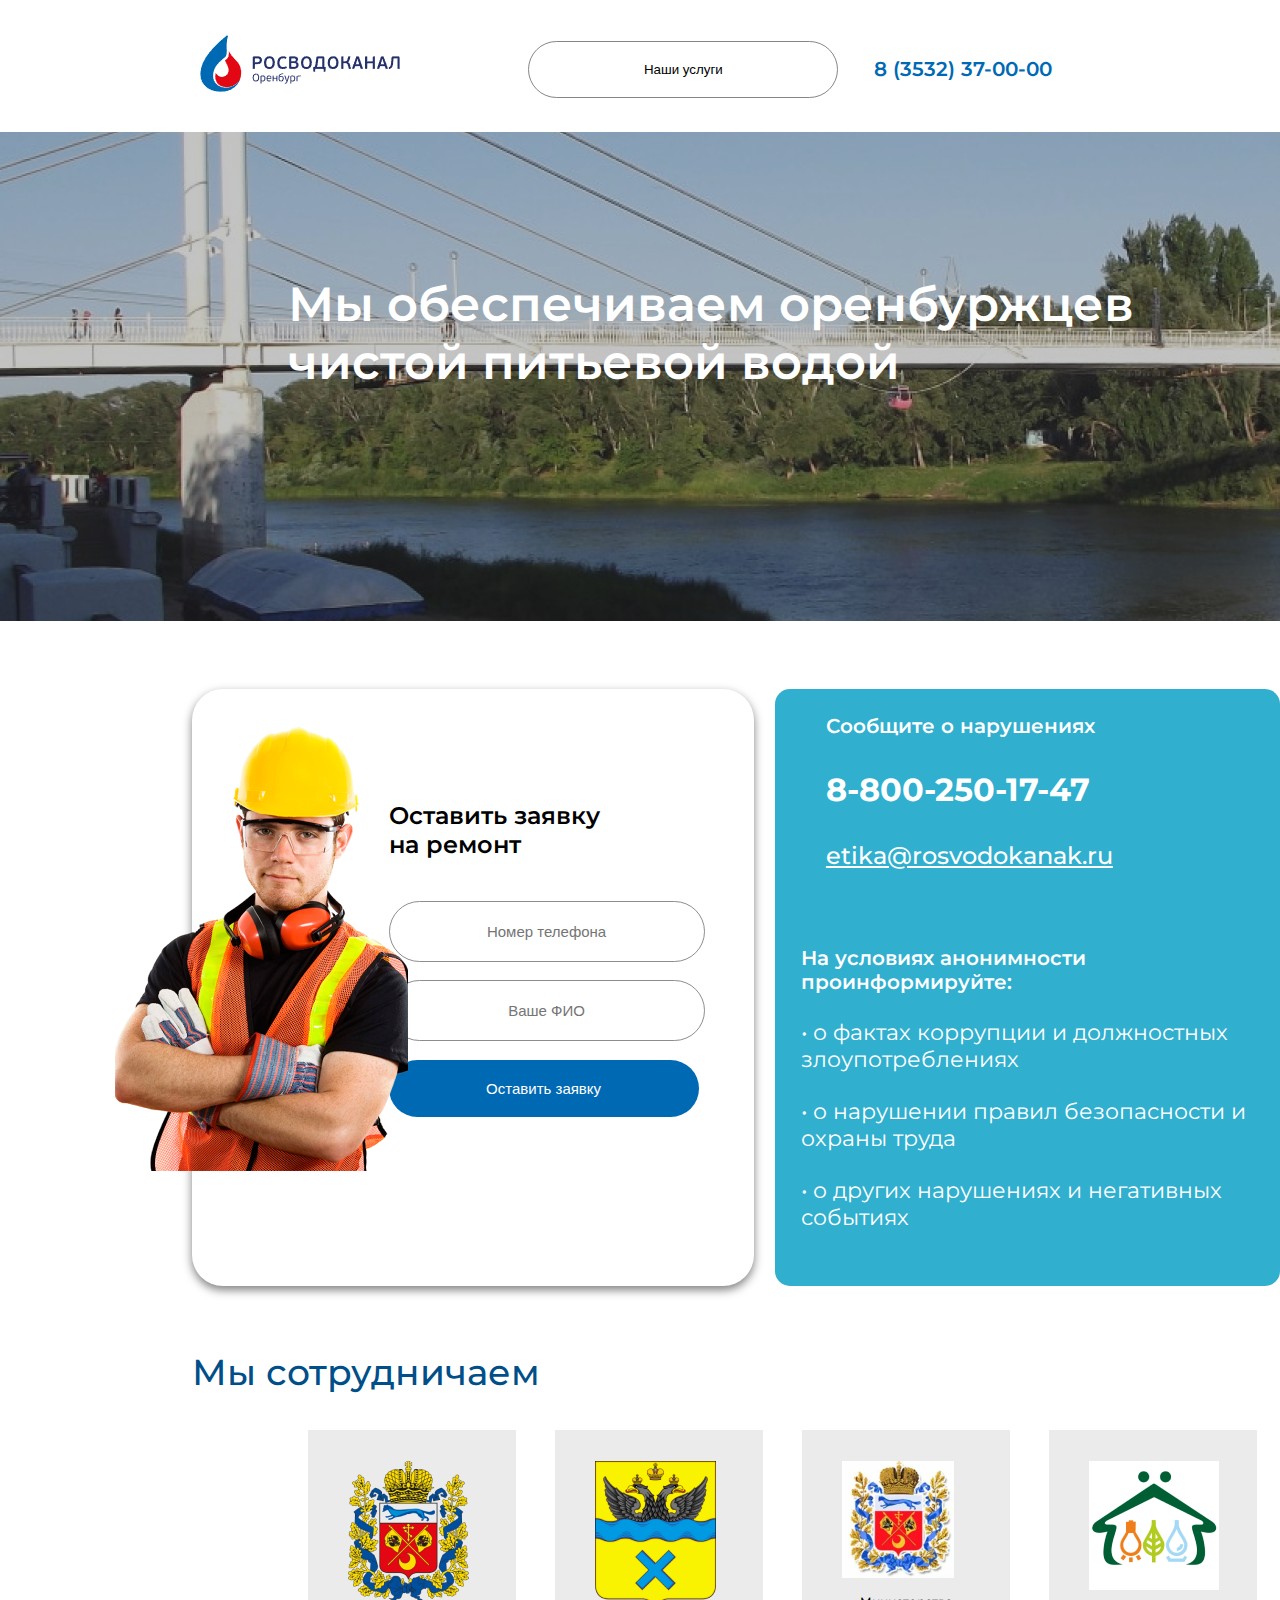
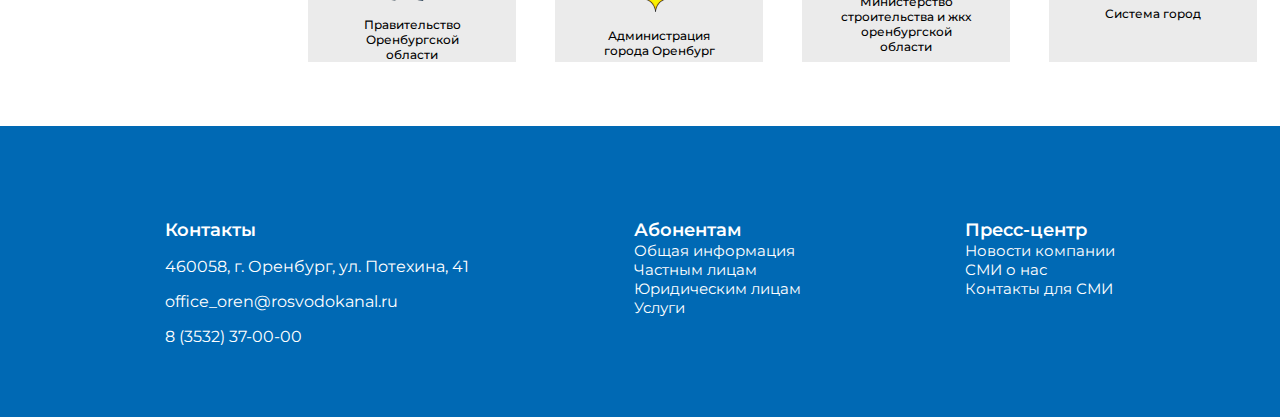
<file: index.html>
<!doctype html>
<html>
<head>
	<meta name="viewport" content="width=device-width, initial-scale=1.0" />
	<meta http-equiv="Content-type" content="text/html; charset=utf-8">
	<meta http-equiv="X-UA-Compatible" content="IE=Edge">
	<title>клиент
	</title>
	<script src="https://ajax.googleapis.com/ajax/libs/jquery/3.5.1/jquery.min.js"></script>
	<link rel="preconnect" href="https://fonts.googleapis.com">
    <link rel="preconnect" href="https://fonts.gstatic.com" crossorigin>
    <link href="https://fonts.googleapis.com/css2?family=Montserrat:ital,wght@0,100;0,200;0,300;0,400;0,500;0,600;0,700;0,800;0,900;1,100;1,200;1,300;1,400;1,500;1,600;1,700;1,800;1,900&display=swap" rel="stylesheet">
	<link rel="stylesheet" href="css/index.css" media="screen">
	<!--[if lt IE 9]>
	<script src="http://html5shiv.googlecode.com/svn/trunk/html5.js"></script>
	<![endif]-->
</head>
<body>
<div class="wraper">
        <div class="header">
            <div class="top">
                <nav class="top-menu">
                    <ul>
                       <li class="item">
                           <a href="index.html"><img src="img/logo.png"></a>
                       </li>
                       <li class="item1">
				            <form action="1.html">
			                    <button type="submit">Наши услуги</button>
			                </form>
						</li>
						<li class="item">
				            <p>8 (3532) 37-00-00</p>
						</li>
                    </ul>
                </nav>
            </div>
        </div>
    </div>
    <div class="aside">
        <img src="img/aside.png" alt="">
        <span>Мы обеспечиваем оренбуржцев <br>чистой питьевой водой</span>
     </div>
     <div class="container">
        <img src="img/1.png" alt="">
         <div class="block1">
             <div class="vnytrblock1">
                 <p>Оставить заявку<br> на ремонт</p>
                 <div class="input-txt">
                    <input class="color" name="login" type="tel" inputmode="tel" class="input" actionname="login" value="" placeholder="Номер телефона">    
                 </div>
                 <div class="input-txt">
                     <input class="color" name="password" type="password" inputmode="numeric" class="input" actionname="password" value=""  placeholder="Ваше ФИО">
                 </div>
                 <div class="but">
                     <form action="#" id="open_popap">
                         <button type="submit" style="background: #0069B4;">Оставить заявку</button>
                     </form>
                 </div>   
             </div>
         </div>
         <div class="block2">
             <div class="vnytrblock2">
                 <li class="spisok">
                     <p style="font-size: 20px; font-weight: 600;">Сообщите о нарушениях</p>
                 </li>        
                 <li class="spisok">
                     <p style="font-size: 32px; font-weight: 700;">8-800-250-17-47</p>
                 </li>
                 <li class="spisok">
                     <p style="font-size: 24px; font-weight: 500; text-decoration-line: underline;">etika@rosvodokanak.ru</p>
                 </li>
                 <li class="spisok11">
                     <p style="font-size: 20px; font-weight: 600;">На условиях анонимности проинформируйте:</p>
                 </li>        
                 <li class="spisok1">
                     <p>&#8226;  о фактах коррупции и должностных злоупотреблениях</p>
                 </li>
                 <li class="spisok1">
                     <p>&#8226;  о нарушении правил безопасности и<br> охраны труда</p>
                 </li>
                 <li class="spisok1">
                     <p>&#8226;  о других нарушениях и негативных<br> событиях</p>
                 </li>                         
             </div>
         </div>
    </div>
    <div class="str">
        <p>Мы сотрудничаем</p>
        <div class="bl">
            <a href="https://orenburg-gov.ru/">
                <img src="img/logo1.png" alt="">
                <p>Правительство<br> Оренбургской<br> области</p>
            </a>
            <a href="https://orenburg.ru/">
                 <img src="img/logo2.png" alt="">
                 <p>Администрация<br>города Оренбург</p>
            </a>
            <a href="https://minstroyoren.orb.ru/">
                 <img src="img/logo3.png" alt="">
                 <p>Министерство<br> строительства и жкх<br> оренбургской <br>области</p>
            </a>
            <a href="https://www.orenpay.ru/">
                 <img src="img/logo4.png" alt="">
                 <p>Система город</p>
            </a>
        </div>
    </div>
    <div class="footer">
        <div class="spisok">
            <div class="sps">
                <b>Контакты</b>
                <p>460058, г. Оренбург, ул. Потехина, 41</p>
                <p>office_oren@rosvodokanal.ru</p>
                <p>8 (3532) 37-00-00</p>
            </div>
            <div class="sps">
                <b>Абонентам</b>
                <li>
                    <a href="#">Общая информация</a>
                </li>
                <li>
                    <a href="#">Частным лицам</a>
                </li>
                <li>
                    <a href="#">Юридическим лицам</a>
                </li>
                <li>
                    <a href="#">Услуги</a>
                </li>
            </div>
            <div class="sps">
                <b>Пресс-центр</b>
                <li>
                    <a href="#">Новости компании</a>
                </li>
                <li>
                    <a href="#">СМИ о нас</a>
                </li>
                <li>
                    <a href="#">Контакты для СМИ</a>
                </li>
            </div>
        </div>
    </div>
    	<div class="popap" id="popap">
	    <div class="popap_container">
	        <div class="popap_body" id="popap_body">
                <div class="popap_close" id="popap_close">X</div>
                <div class="box">
                    <p>Ваша заявку принята</p>
                    <p>В ближайшее время с вами свяжется специалист для уточнения вашего вопроса.</p>
                    <form action="index.html">
                        <button>Вернуться на главную</button>
                    </form>
                </div>
	        </div>
	    </div>
	</div>
<script src="main.js"></script>
</body>
</html>
</file>
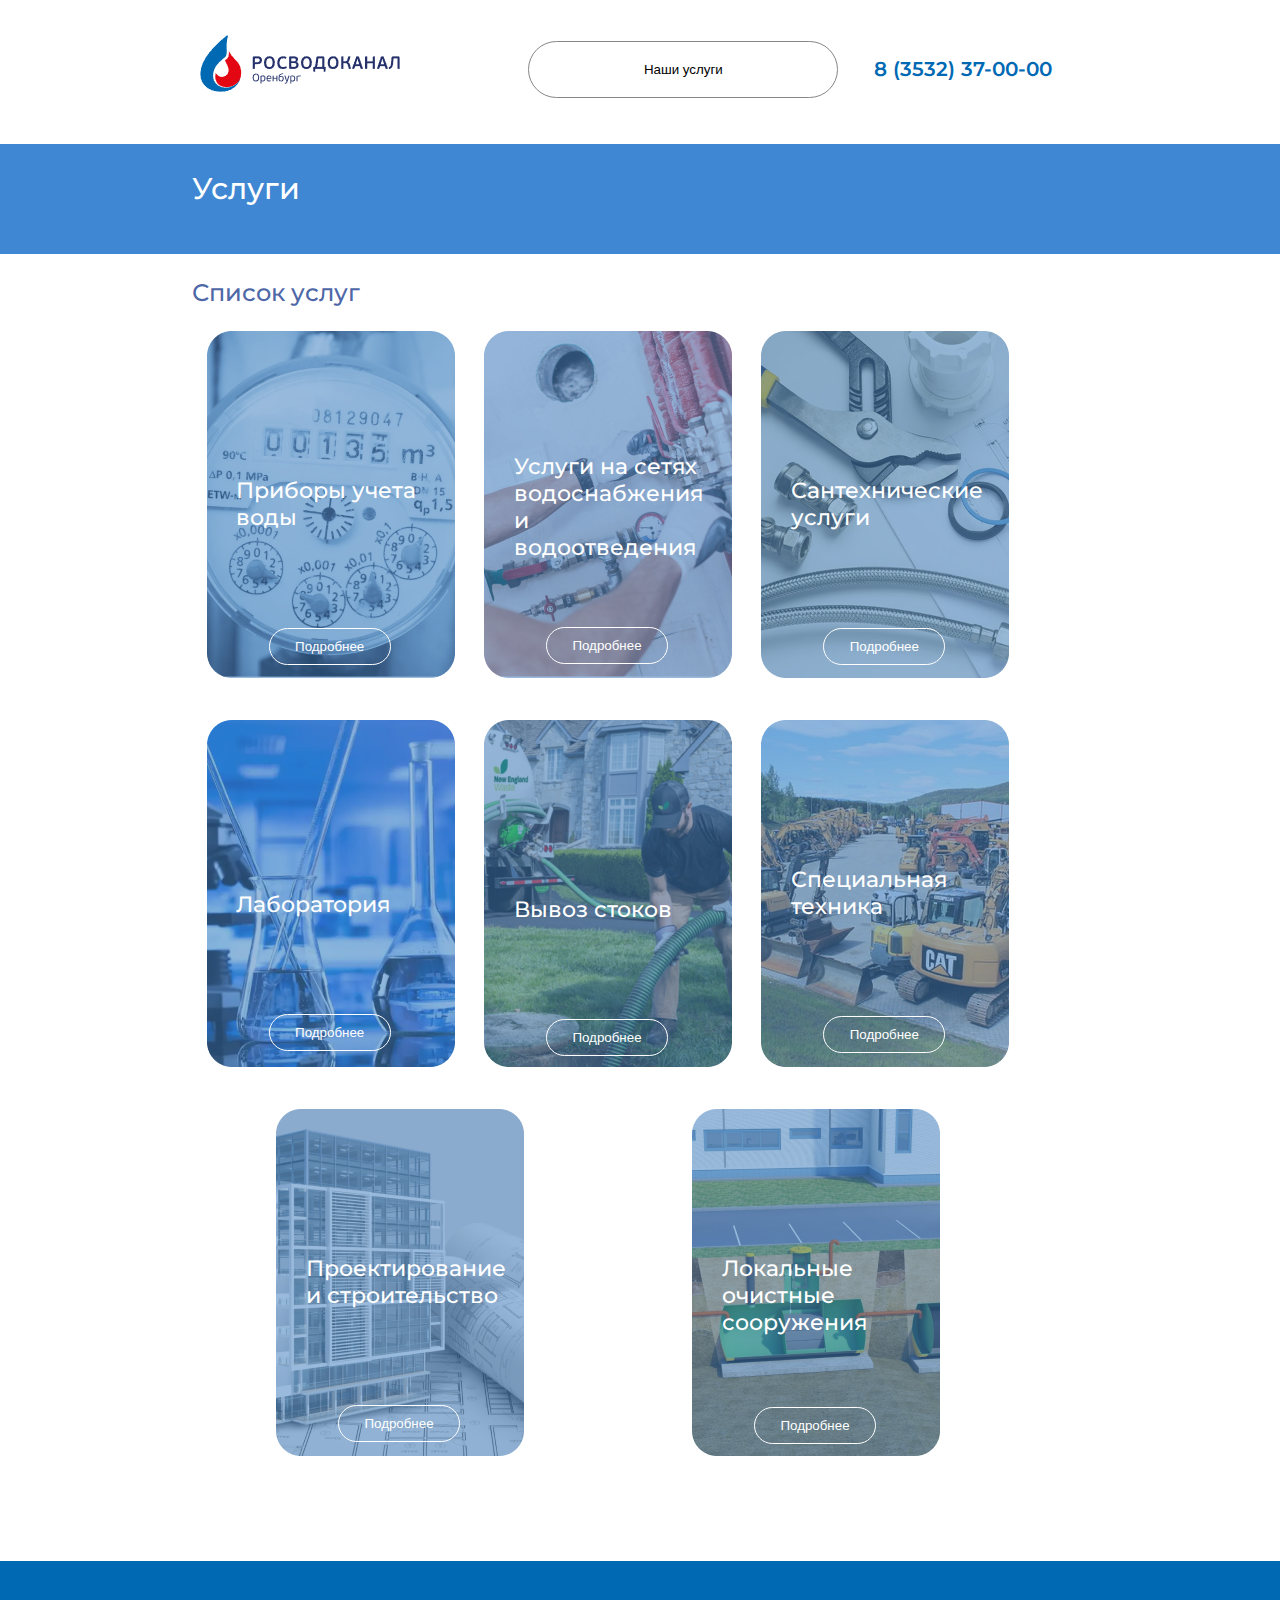
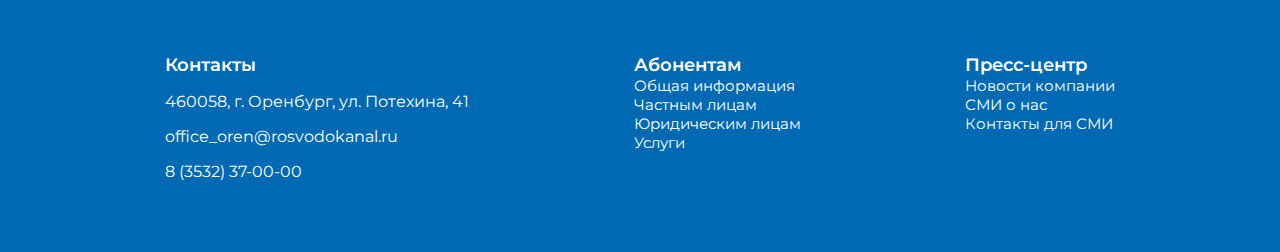
<file: 1.html>
<!doctype html>
<html>
<head>
	<meta name="viewport" content="width=device-width, initial-scale=1.0" />
	<meta http-equiv="Content-type" content="text/html; charset=utf-8">
	<meta http-equiv="X-UA-Compatible" content="IE=Edge">
	<title>клиент
	</title>
	<script src="https://ajax.googleapis.com/ajax/libs/jquery/3.5.1/jquery.min.js"></script>
	<link rel="preconnect" href="https://fonts.googleapis.com">
    <link rel="preconnect" href="https://fonts.gstatic.com" crossorigin>
    <link href="https://fonts.googleapis.com/css2?family=Montserrat:ital,wght@0,100;0,200;0,300;0,400;0,500;0,600;0,700;0,800;0,900;1,100;1,200;1,300;1,400;1,500;1,600;1,700;1,800;1,900&display=swap" rel="stylesheet">
	<link rel="stylesheet" href="css/1.css" media="screen">
	<!--[if lt IE 9]>
	<script src="http://html5shiv.googlecode.com/svn/trunk/html5.js"></script>
	<![endif]-->
</head>
<body>
<div class="wraper">
        <div class="header">
            <div class="top">
                <nav class="top-menu">
                    <ul>
                       <li class="item">
                           <a href="index.html"><img src="img/logo.png"></a>
                       </li>
                       <li class="item1">
				            <form action="1.html">
			                    <button type="submit">Наши услуги</button>
			                </form>
						</li>
						<li class="item">
				            <p>8 (3532) 37-00-00</p>
						</li>
                    </ul>
                </nav>
            </div>
        </div>
    </div>
    <div class="aside">
        <div class="block"><p>Услуги</p></div>
     </div>
     <div class="container">
         <p>Список услуг</p>
         <div class="bl">
             <div class="sps">
                 <p>Приборы учета <br>воды</p>
                 <form action="2.html">
                     <button type="submit">Подробнее</button>
                 </form>
             </div>
             <div class="sps1">
                 <p>Услуги на сетях <br>водоснабжения<br> и <br>водоотведения</p>
                 <form action="2.html">
                     <button type="submit">Подробнее</button>
                 </form>
             </div>
             <div class="sps2">
                 <p>Сантехнические услуги</p>
                 <form action="2.html">
                     <button type="submit">Подробнее</button>
                 </form>
             </div>
             <div class="sps3">
                 <p>Лаборатория</p>
                 <form action="2.html">
                     <button type="submit">Подробнее</button>
                 </form>
             </div>
             <div class="sps4">
                 <p>Вывоз стоков</p>
                 <form action="2.html">
                     <button type="submit">Подробнее</button>
                 </form>
             </div>
             <div class="sps5">
                 <p>Специальная техника</p>
                 <form action="2.html">
                     <button type="submit">Подробнее</button>
                 </form>
             </div>
             <div class="sps6">
                 <p>Проектирование и строительство</p>
                 <form action="2.html">
                     <button type="submit">Подробнее</button>
                 </form>
             </div>
             <div class="sps7">
                 <p>Локальные очистные сооружения</p>
                 <form action="2.html">
                     <button type="submit">Подробнее</button>
                 </form>
             </div>
         </div>
     </div>
     <div class="footer">
        <div class="spisok">
            <div class="sps">
                <b>Контакты</b>
                <p>460058, г. Оренбург, ул. Потехина, 41</p>
                <p>office_oren@rosvodokanal.ru</p>
                <p>8 (3532) 37-00-00</p>
            </div>
            <div class="sps">
                <b>Абонентам</b>
                <li>
                    <a href="#">Общая информация</a>
                </li>
                <li>
                    <a href="#">Частным лицам</a>
                </li>
                <li>
                    <a href="#">Юридическим лицам</a>
                </li>
                <li>
                    <a href="#">Услуги</a>
                </li>
            </div>
            <div class="sps">
                <b>Пресс-центр</b>
                <li>
                    <a href="#">Новости компании</a>
                </li>
                <li>
                    <a href="#">СМИ о нас</a>
                </li>
                <li>
                    <a href="#">Контакты для СМИ</a>
                </li>
            </div>
        </div>
    </div>
    </body>
</file>
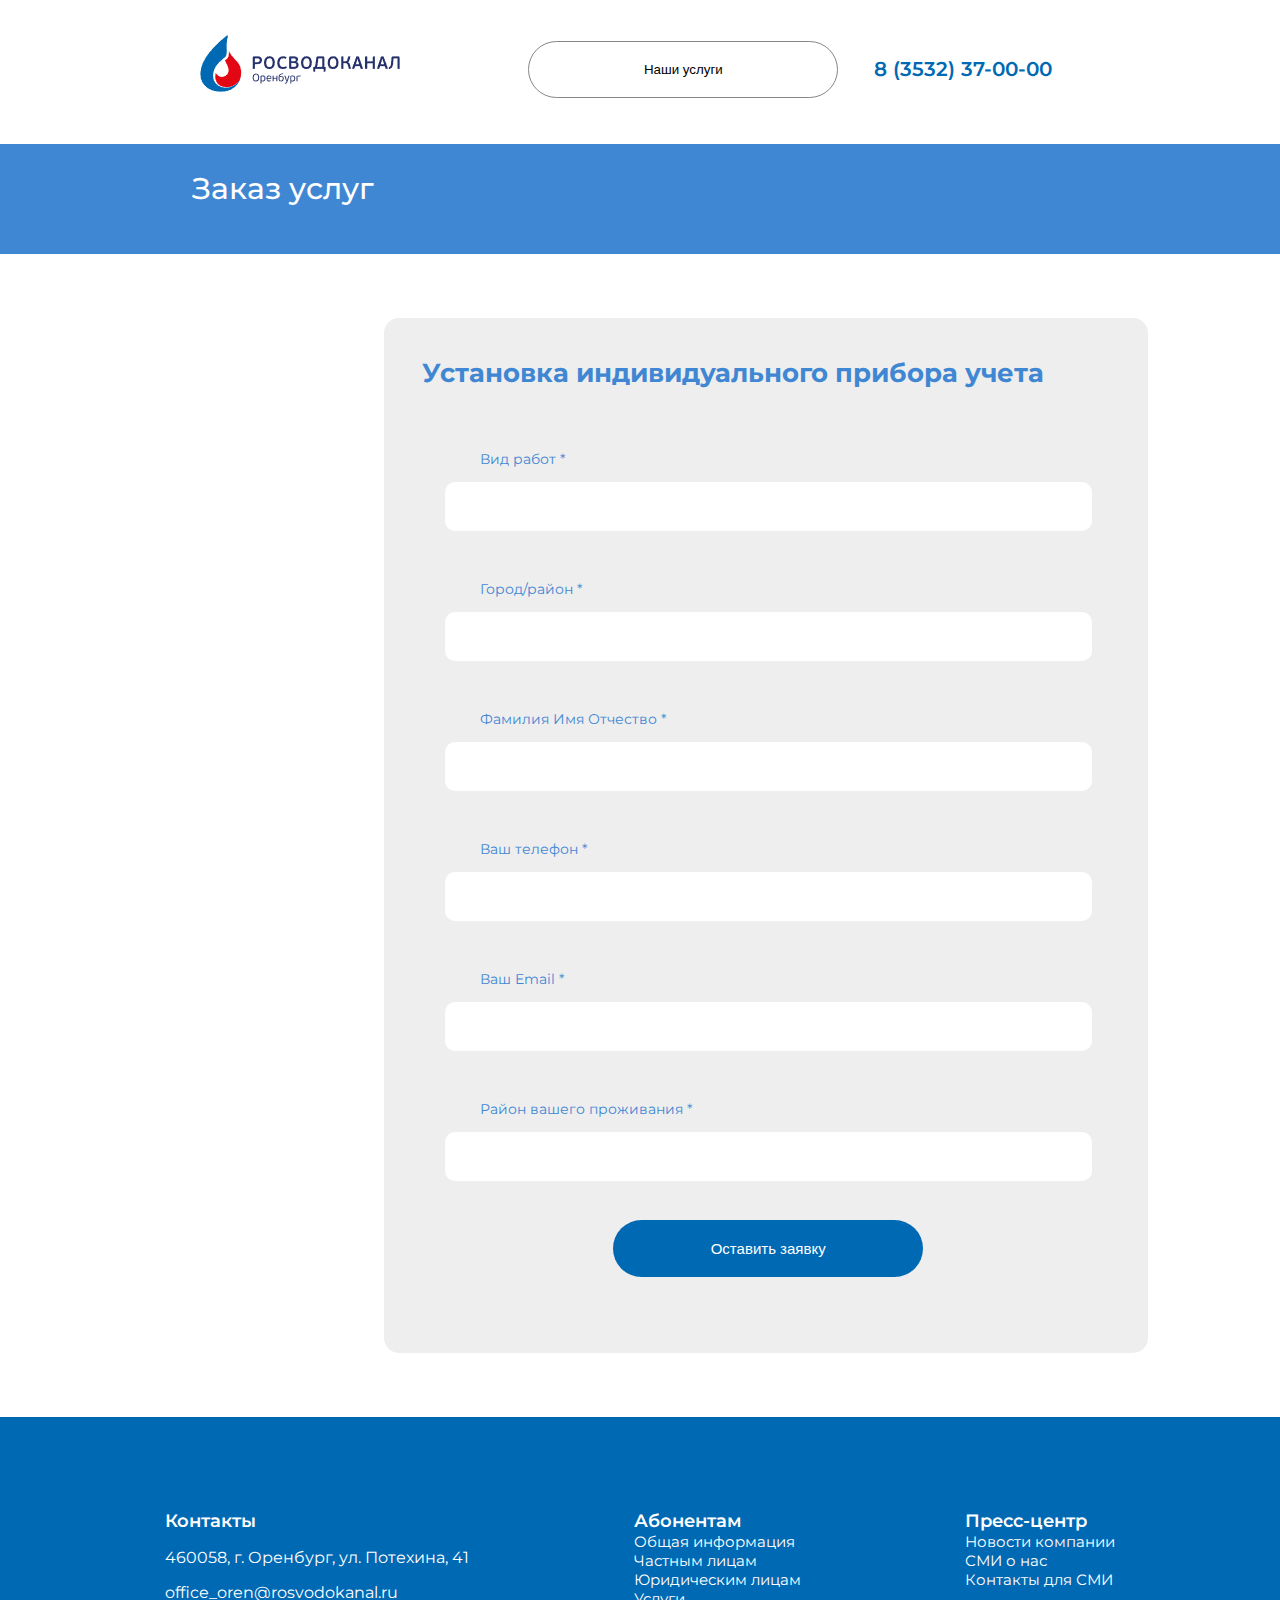
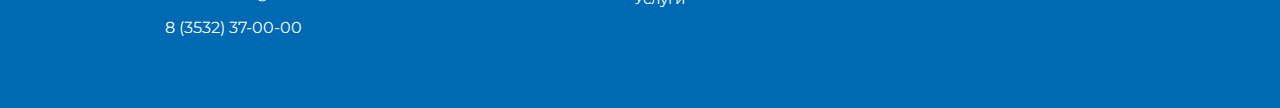
<file: 2.html>
<!doctype html>
<html>
<head>
	<meta name="viewport" content="width=device-width, initial-scale=1.0" />
	<meta http-equiv="Content-type" content="text/html; charset=utf-8">
	<meta http-equiv="X-UA-Compatible" content="IE=Edge">
	<title>клиент
	</title>
	<script src="https://ajax.googleapis.com/ajax/libs/jquery/3.5.1/jquery.min.js"></script>
	<link rel="preconnect" href="https://fonts.googleapis.com">
    <link rel="preconnect" href="https://fonts.gstatic.com" crossorigin>
    <link href="https://fonts.googleapis.com/css2?family=Montserrat:ital,wght@0,100;0,200;0,300;0,400;0,500;0,600;0,700;0,800;0,900;1,100;1,200;1,300;1,400;1,500;1,600;1,700;1,800;1,900&display=swap" rel="stylesheet">
	<link rel="stylesheet" href="css/2.css" media="screen">
	<!--[if lt IE 9]>
	<script src="http://html5shiv.googlecode.com/svn/trunk/html5.js"></script>
	<![endif]-->
</head>
<body>
<div class="wraper">
        <div class="header">
            <div class="top">
                <nav class="top-menu">
                    <ul>
                       <li class="item">
                           <a href="index.html"><img src="img/logo.png"></a>
                       </li>
                       <li class="item1">
				            <form action="1.html">
			                    <button type="submit">Наши услуги</button>
			                </form>
						</li>
						<li class="item">
				            <p>8 (3532) 37-00-00</p>
						</li>
                    </ul>
                </nav>
            </div>
        </div>
    </div>
<div class="aside">
    <div class="block"><p>Заказ услуг</p></div>
</div>
<div class="container">
    <div class="block">
        <p>Установка индивидуального прибора учета</p>
        <div class="sps">
            <p>Вид работ *</p>
            <div class="input-txt">
                <input class="color" class="input" value="" placeholder="">    
            </div>
        </div>
        <div class="sps">
            <p>Город/район *</p>
            <div class="input-txt">
                <input class="color" class="input" value="" placeholder="">    
            </div>
        </div>
        <div class="sps">
            <p>Фамилия Имя Отчество *</p>
            <div class="input-txt">
                <input class="color" class="input" value="" placeholder="">    
            </div>
        </div>
        <div class="sps">
            <p>Ваш телефон *</p>
            <div class="input-txt">
                <input class="color" class="input" value="" placeholder="">    
            </div>
        </div>
        <div class="sps">
            <p>Ваш Email *</p>
            <div class="input-txt">
                <input class="color" class="input" value="" placeholder="">    
            </div>
        </div>
        <div class="sps">
            <p>Район вашего проживания *</p>
            <div class="input-txt">
                <input class="color" class="input" value="" placeholder="">    
            </div>
        </div>
        <div class="but">
            <form action="#">
                <button type="submit" style="background: #0069B4;">Оставить заявку</button>
            </form>
        </div>   
    </div>
</div>
<div class="footer">
    <div class="spisok">
        <div class="sps">
            <b>Контакты</b>
            <p>460058, г. Оренбург, ул. Потехина, 41</p>
            <p>office_oren@rosvodokanal.ru</p>
            <p>8 (3532) 37-00-00</p>
        </div>
        <div class="sps">
            <b>Абонентам</b>
            <li>
                <a href="#">Общая информация</a>
            </li>
            <li>
                <a href="#">Частным лицам</a>
            </li>
            <li>
                <a href="#">Юридическим лицам</a>
            </li>
            <li>
                <a href="#">Услуги</a>
            </li>
            </div>
        <div class="sps">
            <b>Пресс-центр</b>
            <li>
                <a href="#">Новости компании</a>
            </li>
            <li>
                <a href="#">СМИ о нас</a>
            </li>
            <li>
                <a href="#">Контакты для СМИ</a>
            </li>
        </div>
    </div>
</div>
</file>
<file: css/index.css>
#nav {
    max-width:1000px;
}

body {
    font-family: 'Montserrat';
    margin: 0;
    padding: 0;
}

.wraper {
    margin: 0 15% 0 15%;
}

.header {
    width: 100%;
}

.header .top {
    display: flex;
    flex-wrap: wrap;
    align-items: center;
    width: 100%;
}

.top-menu {
    width: 100%;
    margin: 1rem 0 0;
    padding: 0;
}

.top-menu ul {
    width: 100%;
    display: flex;
    margin: 0;
    align-items: center;
    list-style-type: none;
    padding: 0;
}

.top-menu ul .item {
	padding: 0 4% 0 0;
    padding-top: 1rem;
    font-size: 1.125rem;
    font-weight: 500;
}

.top-menu ul .item a {
    color: #000;
    text-decoration: none;
    position: relative;
}

.top-menu ul .item1 {
	padding: 0 4% 0 0;
    padding-top: 1rem;
    font-size: 1.125rem;
    font-weight: 500;
	margin-left: auto;
}

.top-menu ul .item1 button {
    width: 310px;
    height: 57px;
    flex-shrink: 0;
    border-radius: 65px;
    border: 1px solid #868686;
    background: #fff;
    cursor: pointer;
    transition: background-color 0.4s, color 0.6s;
}

.top-menu ul .item1 button:hover {
    background-color: #0069B4;
    color: #fff;
}

.top-menu ul .item p {
    color: #0069B4;
    font-size: 20px;
    font-style: normal;
    font-weight: 600;
    line-height: normal;
}

.aside {
    position: relative;
    padding: 2% 0 0 0;
    display: inline-block;
}

.aside img {
    margin: 0 0 0 0;
}

.aside span {
    position: absolute;
    color: #FFF;
    font-size: 48px;
    font-style: normal;
    font-weight: 600;
    line-height: normal;
    left: 15%;
    bottom: 45%;
}

.container {
    margin-top: 5%;
    margin-left: 15%;
    display: flex;
}

.container .block1 {
    width: 699px;
    height: 597px;
    border-radius: 31px;
    background: #FFF;
    box-shadow: 0px 4px 10px 0px rgba(0, 0, 0, 0.50);
}

.container .block2 {
    margin-left: 2%;
    width: 628px;
    height: 597px;
    border-radius: 15px;
    background: #30AFCF;
}

.container .block1 p {
    color: #000;
    font-size: 24px;
    font-style: normal;
    font-weight: 600;
    line-height: normal;
}

.container .block1 input {
    margin-top: 5%;
    text-align: center;
    width: 310px;
    height: 57px;
    border-radius: 65px;
    border: 1px solid #8D8D8D;    
    color: #505050;
    font-size: 15px;
    font-style: normal;
    font-weight: 400;
    line-height: normal;
}

.container .block1 .vnytrblock1 {
    margin: 20% 0 0 35%;
}

.container .block1 button {
    color: #fff;
    font-size: 15px;
    font-style: normal;
    font-weight: 400;
    line-height: normal;
    margin-top: 5%;
    width: 310px;
    height: 57px;
    border: none;
    cursor: pointer;
    border-radius: 65px;
    transition: box-shadow 0.1s 0.2s;
}

.container .block1 button:hover {
    box-shadow:  0 0 0 2px #fff, 0 0 0 4px #0069B4;;
}

.container img{
    position: absolute;
    margin: 3% -6%;
}

.container .block2 .vnytrblock2 .spisok {
    margin: 5% 0 0 10%;
    list-style-type: none;
    color: #fff;
    font-style: normal;
}

.container .block2 .vnytrblock2 .spisok11 {
    margin: 15% 0 0 5%;
    list-style-type: none;
    color: #fff;
    font-style: normal;
}

.container .block2 .vnytrblock2 .spisok1 {
    margin: 5% 0 0 5%;
    color: #fff;
    font-size: 22px;
    font-style: normal;
    font-weight: 400;
    line-height: normal;
    list-style-type: none;
}

.str {
    margin: 5% 15% 0 15%;
}

.str p {
    color: #004F88;
    font-size: 36px;
    font-style: normal;
    font-weight: 500;
    line-height: normal;
}

.str .bl {
    display: flex;
    margin-left: 13%;
}

.str .bl a {
    text-decoration: none;
    cursor: pointer;
    margin-right: 5%;
    width: 208px;
    height: 232px;
    flex-shrink: 0;
    background: #EBEBEB;
}

.str .bl a img {
    margin: 15% 0 0 19%;
}

.str .bl a p {
    color: #000;
    text-align: center;
    font-size: 12px;
    font-style: normal;
    font-weight: 500;
    line-height: normal;
}

.footer {
    margin-top: 5%;
    padding-top: 93px;
    padding-bottom: 55px;
    background: #0069B4;
    width: auto;
}

.footer .spisok {
    color: #fff;
    display: flex;
    justify-content: space-evenly;
}

.footer .spisok b {
    font-size: 18px;
    font-style: normal;
    font-weight: 600;
    line-height: normal;
}

.footer .spisok li {
    list-style-type: none;
}

.footer .spisok a {
    font-size: 15px;
    font-style: normal;
    font-weight: 400;
    line-height: normal;
    color: #fff;
    text-decoration: none;
}

.popap {
    position: fixed;
    width: 100%;
    height: 100%;
    left: 0;
    top: 0;
    z-index: 2;
    transform: translateY(-44.5%) scale(0);
    transition: .4s ease-in-out;

    background: transparent;
}

.popap_container {
    display: flex;
    width: 100%;
    height: 100%;
}

.popap_body {
    margin:auto;
    width: 600px;
    height: 300px;
    background-color: #fff;
    border-radius: 20px;
    position: relative;
}

.popap_body .box {
    margin-top: 12%;
}

.popap_body .box p {
    color: #000;
    font-size: 20px;
    font-style: normal;
    font-weight: 500;
    line-height: normal;
    text-align: center;
}

.popap_body .box button {
    color: #fff;
    font-size: 15px;
    font-style: normal;
    font-weight: 400;
    line-height: normal;
    margin-top: 5%;
    width: 310px;
    height: 57px;
    border: none;
    cursor: pointer;
    border-radius: 65px;
    background: #0069B4;
    margin-left: 26%;
}

.popap_body .popap_close {
    position: absolute;
    top: 15px;
    cursor: pointer;
    font-family: 'Montserrat';
    font-style: normal;
    font-weight: 500;
    margin: 20px;
    font-size: 24px;
    left: 90%;
}

.popap.active {
    transform: translateY(0%) scale(100%);
    background: rgba(0, 0, 0, .8);
}
</file>
<file: css/1.css>
#nav {
    max-width:1000px;
}

body {
    font-family: 'Montserrat';
    margin: 0;
    padding: 0;
}

.wraper {
    margin: 0 15% 0 15%;
}

.header {
    width: 100%;
}

.header .top {
    display: flex;
    flex-wrap: wrap;
    align-items: center;
    width: 100%;
}

.top-menu {
    width: 100%;
    margin: 1rem 0 0;
    padding: 0;
}

.top-menu ul {
    width: 100%;
    display: flex;
    margin: 0;
    align-items: center;
    list-style-type: none;
    padding: 0;
}

.top-menu ul .item {
	padding: 0 4% 0 0;
    padding-top: 1rem;
    font-size: 1.125rem;
    font-weight: 500;
}

.top-menu ul .item a {
    color: #000;
    text-decoration: none;
    position: relative;
}

.top-menu ul .item1 {
	padding: 0 4% 0 0;
    padding-top: 1rem;
    font-size: 1.125rem;
    font-weight: 500;
	margin-left: auto;
}

.top-menu ul .item1 button {
    width: 310px;
    height: 57px;
    flex-shrink: 0;
    border-radius: 65px;
    border: 1px solid #868686;
    background: #fff;
    cursor: pointer;
}

.top-menu ul .item p {
    color: #0069B4;
    font-size: 20px;
    font-style: normal;
    font-weight: 600;
    line-height: normal;
}

.aside .block {
    margin: 3% 0 0 0;
    height: 110px;
    width: 100%;
    background: #3F87D3;
}

.aside .block p {
    padding: 2% 0 0 15%;
    color: #FFF;
    font-size: 30px;
    font-style: normal;
    font-weight: 500;
    line-height: normal;
}

.footer {
    margin-top: 5%;
    padding-top: 93px;
    padding-bottom: 55px;
    background: #0069B4;
    width: auto;
}

.footer .spisok {
    color: #fff;
    display: flex;
    justify-content: space-evenly;
}

.footer .spisok b {
    font-size: 18px;
    font-style: normal;
    font-weight: 600;
    line-height: normal;
}

.footer .spisok li {
    list-style-type: none;
}

.footer .spisok a {
    font-size: 15px;
    font-style: normal;
    font-weight: 400;
    line-height: normal;
    color: #fff;
    text-decoration: none;
}

.container {
     margin: 0 20% 0 15%;
}

.container .bl {
    display: flex;
    flex-wrap: wrap;
    justify-content: space-around;
}

.container p {
    color: #4E67A7;
    font-size: 24px;
    font-style: normal;
    font-weight: 500;
    line-height: normal;
}

.container .sps {
    background-image: url("../img/Rectangle 2.png");
    width: 248px;
    height: 347px;
    margin-bottom: 5%;
}

.container .sps p{
    color: #FFF;
    font-size: 22px;
    font-style: normal;
    font-weight: 500;
    line-height: normal;
    padding: 50% 0 0 12%;
}

.container .sps button {
    width: 122px;
    height: 37px;
    border-radius: 35px;
    border: 1px solid #FFF;
    background: none;
    color: #fff;
    margin: 30% 0 0 25%;
    cursor: pointer;
}

.container .sps1 {
    background-image: url("../img/Rectangle 3.png");
    width: 248px;
    height: 347px;
    margin-bottom: 5%;
}

.container .sps2 {
    background-image: url("../img/Rectangle 4.png");
    width: 248px;
    height: 347px;
    margin-bottom: 5%;
}

.container .sps3 {
    background-image: url("../img/Rectangle 5.png");
    width: 248px;
    height: 347px;
    margin-bottom: 5%;
}

.container .sps4 {
    background-image: url("../img/Rectangle 6.png");
    width: 248px;
    height: 347px;
    margin-bottom: 5%;
}

.container .sps5 {
    background-image: url("../img/Rectangle 7.png");
    width: 248px;
    height: 347px;
    margin-bottom: 5%;
}

.container .sps6 {
    background-image: url("../img/Rectangle 8.png");
    width: 248px;
    height: 347px;
    margin-bottom: 5%;
}

.container .sps7 {
    background-image: url("../img/Rectangle 9.png");
    width: 248px;
    height: 347px;
    margin-bottom: 5%;
}

.container .sps1 p{
    color: #FFF;
    font-size: 22px;
    font-style: normal;
    font-weight: 500;
    line-height: normal;
    padding: 40% 0 0 12%;
}

.container .sps1 button {
    width: 122px;
    height: 37px;
    border-radius: 35px;
    border: 1px solid #FFF;
    background: none;
    color: #fff;
    margin: 18% 0 0 25%;
    cursor: pointer;
}

.container .sps2 p{
    color: #FFF;
    font-size: 22px;
    font-style: normal;
    font-weight: 500;
    line-height: normal;
    padding: 50% 0 0 12%;
}

.container .sps2 button {
    width: 122px;
    height: 37px;
    border-radius: 35px;
    border: 1px solid #FFF;
    background: none;
    color: #fff;
    margin: 30% 0 0 25%;
    cursor: pointer;
}

.container .sps3 p{
    color: #FFF;
    font-size: 22px;
    font-style: normal;
    font-weight: 500;
    line-height: normal;
    padding: 60% 0 0 12%;
}

.container .sps3 button {
    width: 122px;
    height: 37px;
    border-radius: 35px;
    border: 1px solid #FFF;
    background: none;
    color: #fff;
    margin: 30% 0 0 25%;
    cursor: pointer;
}

.container .sps4 p{
    color: #FFF;
    font-size: 22px;
    font-style: normal;
    font-weight: 500;
    line-height: normal;
    padding: 62% 0 0 12%;
}

.container .sps4 button {
    width: 122px;
    height: 37px;
    border-radius: 35px;
    border: 1px solid #FFF;
    background: none;
    color: #fff;
    margin: 30% 0 0 25%;
    cursor: pointer;
}

.container .sps5 p{
    color: #FFF;
    font-size: 22px;
    font-style: normal;
    font-weight: 500;
    line-height: normal;
    padding: 50% 0 0 12%;
}

.container .sps5 button {
    width: 122px;
    height: 37px;
    border-radius: 35px;
    border: 1px solid #FFF;
    background: none;
    color: #fff;
    margin: 30% 0 0 25%;
    cursor: pointer;
}

.container .sps6 p{
    color: #FFF;
    font-size: 22px;
    font-style: normal;
    font-weight: 500;
    line-height: normal;
    padding: 50% 0 0 12%;
}

.container .sps6 button {
    width: 122px;
    height: 37px;
    border-radius: 35px;
    border: 1px solid #FFF;
    background: none;
    color: #fff;
    margin: 30% 0 0 25%;
    cursor: pointer;
}

.container .sps7 p{
    color: #FFF;
    font-size: 22px;
    font-style: normal;
    font-weight: 500;
    line-height: normal;
    padding: 50% 0 0 12%;
}

.container .sps7 button {
    width: 122px;
    height: 37px;
    border-radius: 35px;
    border: 1px solid #FFF;
    background: none;
    color: #fff;
    margin: 20% 0 0 25%;
    cursor: pointer;
}
</file>
<file: css/2.css>
#nav {
    max-width:1000px;
}

body {
    font-family: 'Montserrat';
    margin: 0;
    padding: 0;
}

.wraper {
    margin: 0 15% 0 15%;
}

.header {
    width: 100%;
}

.header .top {
    display: flex;
    flex-wrap: wrap;
    align-items: center;
    width: 100%;
}

.top-menu {
    width: 100%;
    margin: 1rem 0 0;
    padding: 0;
}

.top-menu ul {
    width: 100%;
    display: flex;
    margin: 0;
    align-items: center;
    list-style-type: none;
    padding: 0;
}

.top-menu ul .item {
	padding: 0 4% 0 0;
    padding-top: 1rem;
    font-size: 1.125rem;
    font-weight: 500;
}

.top-menu ul .item a {
    color: #000;
    text-decoration: none;
    position: relative;
}

.top-menu ul .item1 {
	padding: 0 4% 0 0;
    padding-top: 1rem;
    font-size: 1.125rem;
    font-weight: 500;
	margin-left: auto;
}

.top-menu ul .item1 button {
    width: 310px;
    height: 57px;
    flex-shrink: 0;
    border-radius: 65px;
    border: 1px solid #868686;
    background: #fff;
    cursor: pointer;
}

.top-menu ul .item p {
    color: #0069B4;
    font-size: 20px;
    font-style: normal;
    font-weight: 600;
    line-height: normal;
}

.footer {
    margin-top: 5%;
    padding-top: 93px;
    padding-bottom: 55px;
    background: #0069B4;
    width: auto;
}

.footer .spisok {
    color: #fff;
    display: flex;
    justify-content: space-evenly;
}

.footer .spisok b {
    font-size: 18px;
    font-style: normal;
    font-weight: 600;
    line-height: normal;
}

.footer .spisok li {
    list-style-type: none;
}

.footer .spisok a {
    font-size: 15px;
    font-style: normal;
    font-weight: 400;
    line-height: normal;
    color: #fff;
    text-decoration: none;
}

.aside .block {
    margin: 3% 0 0 0;
    height: 110px;
    width: 100%;
    background: #3F87D3;
}

.aside .block p {
    padding: 2% 0 0 15%;
    color: #FFF;
    font-size: 30px;
    font-style: normal;
    font-weight: 500;
    line-height: normal;
}

.container {
    margin: 5% 0% 0 30%;
}

.container .block {
    width: 764px;
    height: 1035px;
    flex-shrink: 0;
    border-radius: 15px;
    background: #EEE;
}

.container .block p {
    padding: 5% 0 0 5%; 
    color: #3F87D3;
    font-size: 26px;
    font-style: normal;
    font-weight: 700;
    line-height: normal;
}

.container .block .sps {
    margin-left: 8%; 
}

.container .block .sps p {
    color: #3F87D3;
    font-family: Montserrat;
    font-size: 14px;
    font-style: normal;
    font-weight: 400;
    line-height: normal;
}

.container .block .sps input {
    width: 643px;
    height: 47px;
    flex-shrink: 0;
    border-radius: 10px;
    background: #FFF;
    border: none;
}

.container .block .but button {
    color: #fff;
    font-size: 15px;
    font-style: normal;
    font-weight: 400;
    line-height: normal;
    margin-top: 5%;
    width: 310px;
    height: 57px;
    border: none;
    cursor: pointer;
    border-radius: 65px;
    margin-left: 30%;
}
</file>
